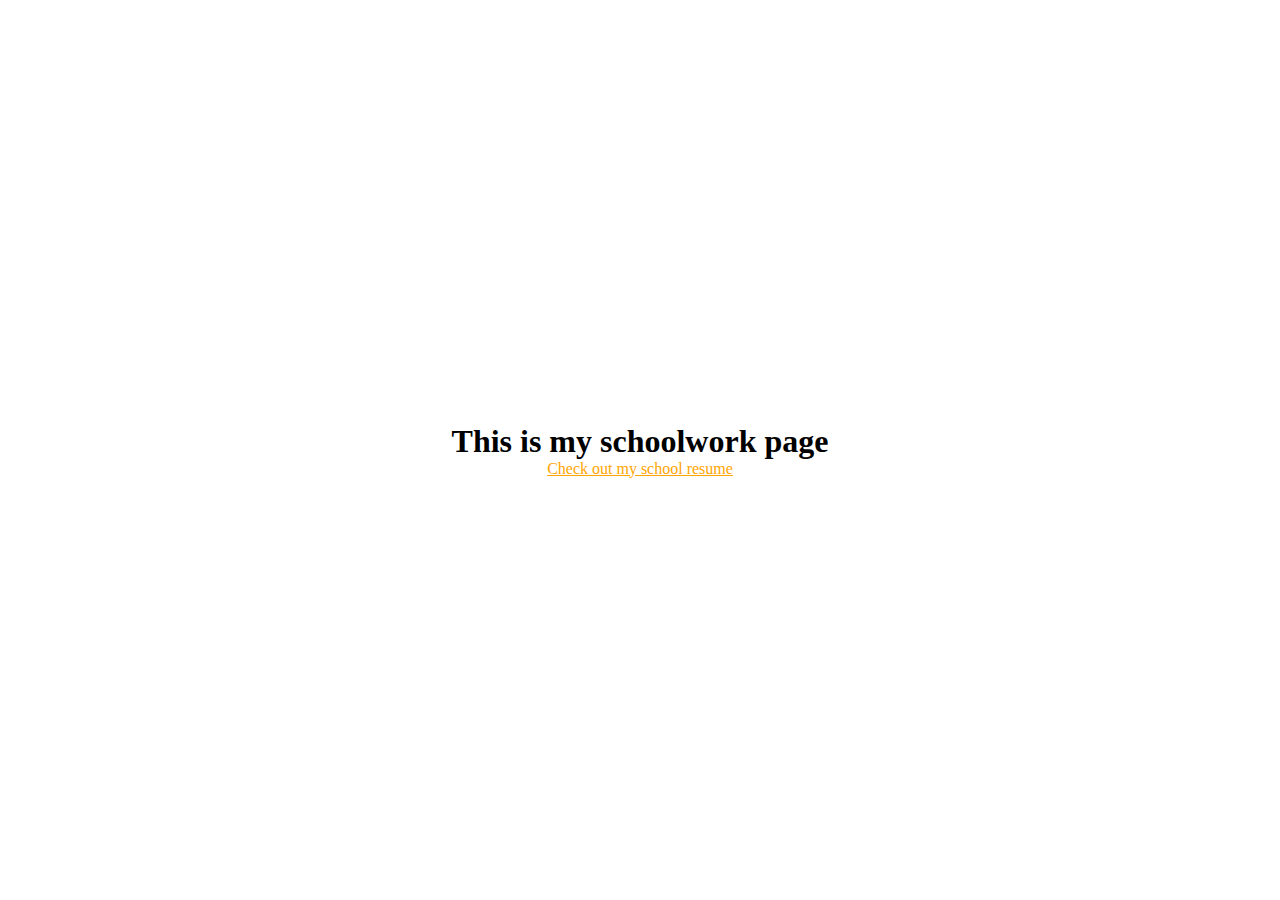
<file: index.html>
<!DOCTYPE html>
<html lang="en">

<head>
    <meta charset="UTF-8" />
    <meta name="viewport" content="width=device-width, initial-scale=1.0" />
    <meta http-equiv="X-UA-Compatible" content="ie=edge" />
    <link rel="shortcut icon" href="https://cdn.elloot.com/icons/favicon.ico" type="image/x-icon" />
    <title>elloot | schoolwork</title>
    <link rel="stylesheet" href="https://cdn.elloot.com/css/global.css">
    <link rel="stylesheet" href="./css/main.css" />
</head>

<body>
    <h1>This is my schoolwork page</h1>
    <a href="./resume">Check out my school resume</a>
</body>

</html>
</file>
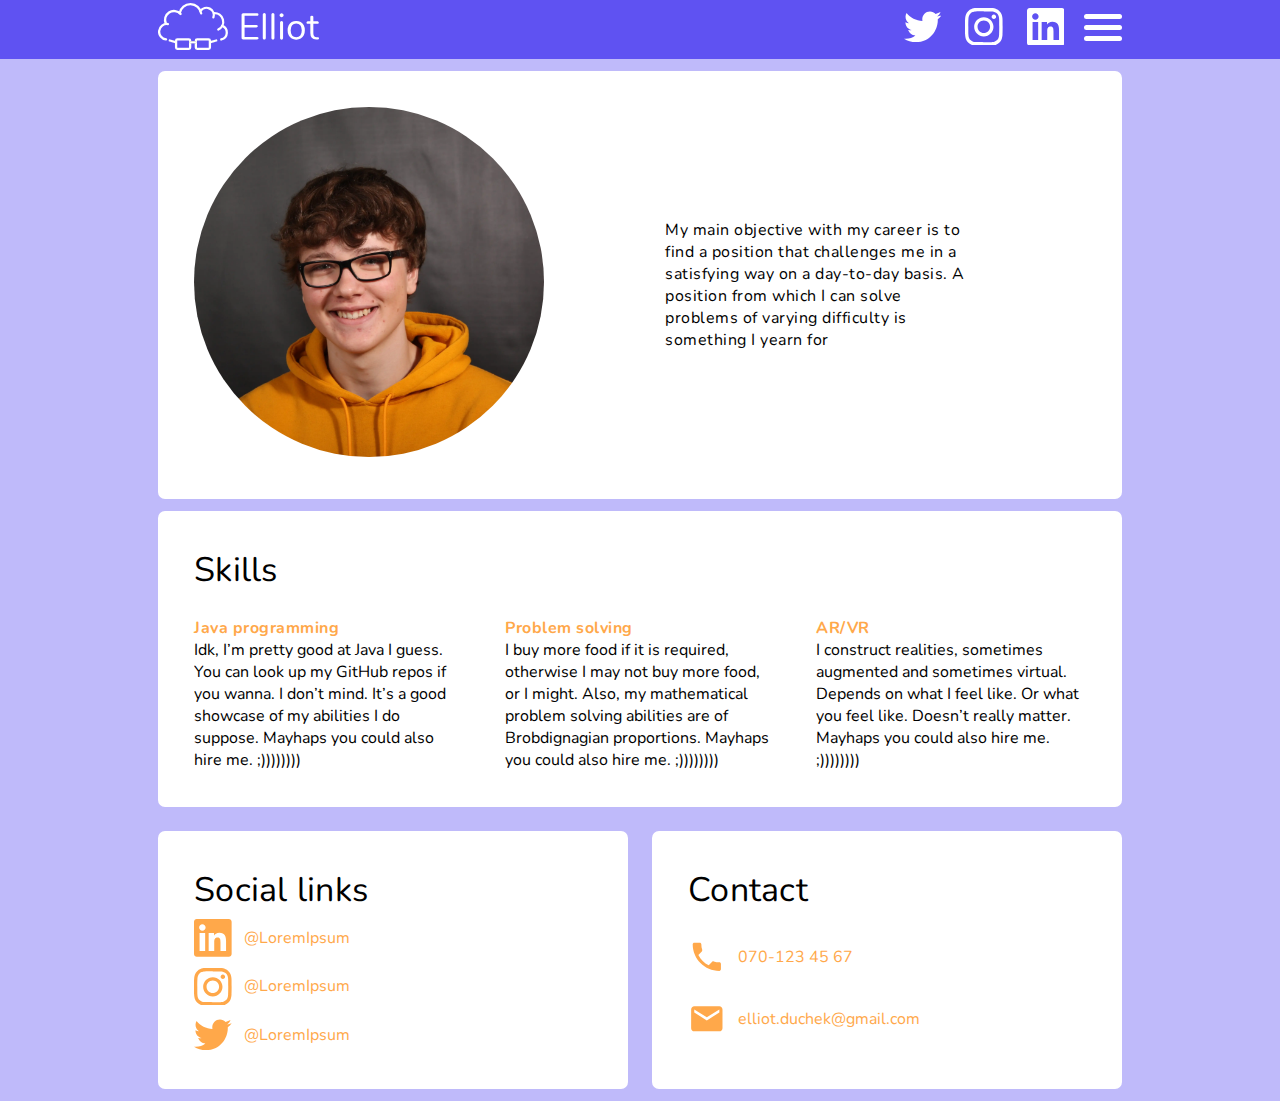
<file: resume/index.html>
<!DOCTYPE html>
<html lang="en">
    <head>
        <meta charset="UTF-8" />
        <meta name="viewport" content="width=device-width, initial-scale=1.0" />
        <meta http-equiv="X-UA-Compatible" content="ie=edge" />
        <meta name="description" content="This is a resume elloot made for school." />
        <link rel="shortcut icon" href="./favicon.ico" type="image/x-icon" />
        <title>Elliot Duchek Resume</title>
        <link rel="stylesheet" href="css/style.css" />
        <link href="https://fonts.googleapis.com/css?family=Nunito&display=swap" rel="stylesheet" />
        <link href="https://fonts.googleapis.com/icon?family=Material+Icons" rel="stylesheet" />
        <script src="./js/main.js" defer></script>
    </head>
    <body>
        <div class="page-wrapper">
            <section class="navigation">
                <div class="navigation-wrapper">
                    <div class="navbar-wrapper">
                        <div class="container">
                            <nav class="navbar">
                                <div class="navbar__logo-wrapper">
                                    <a href="index.html">
                                        <img class="navbar__logo" src="/resume/img/name-logo-white.svg" alt="curly hair with glasses logo" width="161.44869px" />
                                    </a>
                                </div>
                                <div class="navbar__hamburger-social-links-wrapper">
                                    <div class="navbar__social-links">
                                        <a href="https://twitter.com/" class="social-link" target="_blank" rel="noopener">
                                            <svg role="img" viewBox="0 0 24 24" xmlns="http://www.w3.org/2000/svg" width="37.63506px" height="37.63506px">
                                                <title>Twitter icon</title>
                                                <path d="M23.954 4.569c-.885.389-1.83.654-2.825.775 1.014-.611 1.794-1.574 2.163-2.723-.951.555-2.005.959-3.127 1.184-.896-.959-2.173-1.559-3.591-1.559-2.717 0-4.92 2.203-4.92 4.917 0 .39.045.765.127 1.124C7.691 8.094 4.066 6.13 1.64 3.161c-.427.722-.666 1.561-.666 2.475 0 1.71.87 3.213 2.188 4.096-.807-.026-1.566-.248-2.228-.616v.061c0 2.385 1.693 4.374 3.946 4.827-.413.111-.849.171-1.296.171-.314 0-.615-.03-.916-.086.631 1.953 2.445 3.377 4.604 3.417-1.68 1.319-3.809 2.105-6.102 2.105-.39 0-.779-.023-1.17-.067 2.189 1.394 4.768 2.209 7.557 2.209 9.054 0 13.999-7.496 13.999-13.986 0-.209 0-.42-.015-.63.961-.689 1.8-1.56 2.46-2.548l-.047-.02z" />
                                            </svg>
                                        </a>
                                        <a href="https://www.instagram.com/" class="social-link" target="_blank" rel="noopener">
                                            <svg role="img" viewBox="0 0 24 24" xmlns="http://www.w3.org/2000/svg" width="37.63506px" height="37.63506px">
                                                <title>Instagram icon</title>
                                                <path d="M12 0C8.74 0 8.333.015 7.053.072 5.775.132 4.905.333 4.14.63c-.789.306-1.459.717-2.126 1.384S.935 3.35.63 4.14C.333 4.905.131 5.775.072 7.053.012 8.333 0 8.74 0 12s.015 3.667.072 4.947c.06 1.277.261 2.148.558 2.913.306.788.717 1.459 1.384 2.126.667.666 1.336 1.079 2.126 1.384.766.296 1.636.499 2.913.558C8.333 23.988 8.74 24 12 24s3.667-.015 4.947-.072c1.277-.06 2.148-.262 2.913-.558.788-.306 1.459-.718 2.126-1.384.666-.667 1.079-1.335 1.384-2.126.296-.765.499-1.636.558-2.913.06-1.28.072-1.687.072-4.947s-.015-3.667-.072-4.947c-.06-1.277-.262-2.149-.558-2.913-.306-.789-.718-1.459-1.384-2.126C21.319 1.347 20.651.935 19.86.63c-.765-.297-1.636-.499-2.913-.558C15.667.012 15.26 0 12 0zm0 2.16c3.203 0 3.585.016 4.85.071 1.17.055 1.805.249 2.227.415.562.217.96.477 1.382.896.419.42.679.819.896 1.381.164.422.36 1.057.413 2.227.057 1.266.07 1.646.07 4.85s-.015 3.585-.074 4.85c-.061 1.17-.256 1.805-.421 2.227-.224.562-.479.96-.899 1.382-.419.419-.824.679-1.38.896-.42.164-1.065.36-2.235.413-1.274.057-1.649.07-4.859.07-3.211 0-3.586-.015-4.859-.074-1.171-.061-1.816-.256-2.236-.421-.569-.224-.96-.479-1.379-.899-.421-.419-.69-.824-.9-1.38-.165-.42-.359-1.065-.42-2.235-.045-1.26-.061-1.649-.061-4.844 0-3.196.016-3.586.061-4.861.061-1.17.255-1.814.42-2.234.21-.57.479-.96.9-1.381.419-.419.81-.689 1.379-.898.42-.166 1.051-.361 2.221-.421 1.275-.045 1.65-.06 4.859-.06l.045.03zm0 3.678c-3.405 0-6.162 2.76-6.162 6.162 0 3.405 2.76 6.162 6.162 6.162 3.405 0 6.162-2.76 6.162-6.162 0-3.405-2.76-6.162-6.162-6.162zM12 16c-2.21 0-4-1.79-4-4s1.79-4 4-4 4 1.79 4 4-1.79 4-4 4zm7.846-10.405c0 .795-.646 1.44-1.44 1.44-.795 0-1.44-.646-1.44-1.44 0-.794.646-1.439 1.44-1.439.793-.001 1.44.645 1.44 1.439z" />
                                            </svg>
                                        </a>
                                        <a href="https://www.linkedin.com" class="social-link" target="_blank" rel="noopener">
                                            <svg role="img" viewBox="0 0 24 24" xmlns="http://www.w3.org/2000/svg" width="37.63506px" height="37.63506px">
                                                <title>LinkedIn icon</title>
                                                <path d="M20.447 20.452h-3.554v-5.569c0-1.328-.027-3.037-1.852-3.037-1.853 0-2.136 1.445-2.136 2.939v5.667H9.351V9h3.414v1.561h.046c.477-.9 1.637-1.85 3.37-1.85 3.601 0 4.267 2.37 4.267 5.455v6.286zM5.337 7.433c-1.144 0-2.063-.926-2.063-2.065 0-1.138.92-2.063 2.063-2.063 1.14 0 2.064.925 2.064 2.063 0 1.139-.925 2.065-2.064 2.065zm1.782 13.019H3.555V9h3.564v11.452zM22.225 0H1.771C.792 0 0 .774 0 1.729v20.542C0 23.227.792 24 1.771 24h20.451C23.2 24 24 23.227 24 22.271V1.729C24 .774 23.2 0 22.222 0h.003z" />
                                            </svg>
                                        </a>
                                    </div>
                                    <div class="navbar__hamburger-icon" id="hamburger-toggle">
                                        <div class="hamburger-bar top" id="hamburger"></div>
                                        <div class="hamburger-bar mid" id="hamburger"></div>
                                        <div class="hamburger-bar bottom" id="hamburger"></div>
                                    </div>
                                </div>
                            </nav>
                        </div>
                    </div>
                    <div class="menu" id="menu">
                        <div class="menu__container">
                            <a href="portfolio.html" class="menu__link">Portfolio</a>
                            <a href="experience-education.html" class="menu__link">Experience</a>
                            <a href="#contact" class="menu__link">Contact</a>
                        </div>
                    </div>
                </div>
            </section>
            <div class="container">
                <section class="info">
                    <div class="card-wrapper about-me-wrapper" id="aboutMeContainer">
                        <h4 class="card__title aboutMeToWrap" id="aboutMeTitle">About me</h4>
                        <div class="card__image-container" id="aboutMeImage">
                            <div class="card__image-wrapper">
                                <!--<img src="./img/portrait.webp" alt="portrait of Elliot Duchek" class="card__portrait" width="300px" />-->
                                <picture>
                                    <source type="image/webp" srcset="/resume/img/portrait.webp" />
                                    <img src="/resume/img/portrait.jpg" alt="portrait of Elliot Duchek" class="card__portrait" width="300px" />
                                </picture>
                            </div>
                        </div>
                        <p class="card__text aboutMeToWrap" id="aboutMeText">My main objective with my career is to find a position that challenges me in a satisfying way on a day-to-day basis. A position from which I can solve problems of varying difficulty is something I yearn for</p>
                    </div>
                    <div class="card-wrapper">
                        <h4 class="card__title">Skills</h4>
                        <ul class="card__list card__list-skills">
                            <li class="card__skill-wrapper">
                                <span class="card__skill-title" id="skillTitle"><i class="material-icons">arrow_drop_down</i> Java programming</span>
                                <p class="card__skill-info">Idk, I’m pretty good at Java I guess. You can look up my GitHub repos if you wanna. I don’t mind. It’s a good showcase of my abilities I do suppose. Mayhaps you could also hire me. ;))))))))</p>
                            </li>
                            <li class="card__skill-wrapper">
                                <span class="card__skill-title" id="skillTitle"><i class="material-icons">arrow_drop_down</i> Problem solving</span>
                                <p class="card__skill-info">I buy more food if it is required, otherwise I may not buy more food, or I might. Also, my mathematical problem solving abilities are of Brobdignagian proportions. Mayhaps you could also hire me. ;))))))))</p>
                            </li>
                            <li class="card__skill-wrapper">
                                <span class="card__skill-title" id="skillTitle"><i class="material-icons">arrow_drop_down</i> AR/VR</span>
                                <p class="card__skill-info">I construct realities, sometimes augmented and sometimes virtual. Depends on what I feel like. Or what you feel like. Doesn’t really matter. Mayhaps you could also hire me. ;))))))))</p>
                            </li>
                        </ul>
                    </div>
                </section>
                <section class="footer">
                    <div class="footer-wrapper">
                        <div class="card-wrapper">
                            <h4 class="card__title">Social links</h4>
                            <ul class="card__list card__list-social-links">
                                <li>
                                    <a class="social-link" href="https://www.linkedin.com" target="_blank" rel="noopener">
                                        <svg role="img" viewBox="0 0 24 24" xmlns="http://www.w3.org/2000/svg" width="37.63506px" height="37.63506px">
                                            <title>LinkedIn icon</title>
                                            <path d="M20.447 20.452h-3.554v-5.569c0-1.328-.027-3.037-1.852-3.037-1.853 0-2.136 1.445-2.136 2.939v5.667H9.351V9h3.414v1.561h.046c.477-.9 1.637-1.85 3.37-1.85 3.601 0 4.267 2.37 4.267 5.455v6.286zM5.337 7.433c-1.144 0-2.063-.926-2.063-2.065 0-1.138.92-2.063 2.063-2.063 1.14 0 2.064.925 2.064 2.063 0 1.139-.925 2.065-2.064 2.065zm1.782 13.019H3.555V9h3.564v11.452zM22.225 0H1.771C.792 0 0 .774 0 1.729v20.542C0 23.227.792 24 1.771 24h20.451C23.2 24 24 23.227 24 22.271V1.729C24 .774 23.2 0 22.222 0h.003z" />
                                        </svg>
                                        <p>@LoremIpsum</p>
                                    </a>
                                </li>
                                <li>
                                    <a class="social-link" href="https://www.instagram.com/" target="_blank" rel="noopener">
                                        <svg role="img" viewBox="0 0 24 24" xmlns="http://www.w3.org/2000/svg" width="37.63506px" height="37.63506px">
                                            <title>Instagram icon</title>
                                            <path d="M12 0C8.74 0 8.333.015 7.053.072 5.775.132 4.905.333 4.14.63c-.789.306-1.459.717-2.126 1.384S.935 3.35.63 4.14C.333 4.905.131 5.775.072 7.053.012 8.333 0 8.74 0 12s.015 3.667.072 4.947c.06 1.277.261 2.148.558 2.913.306.788.717 1.459 1.384 2.126.667.666 1.336 1.079 2.126 1.384.766.296 1.636.499 2.913.558C8.333 23.988 8.74 24 12 24s3.667-.015 4.947-.072c1.277-.06 2.148-.262 2.913-.558.788-.306 1.459-.718 2.126-1.384.666-.667 1.079-1.335 1.384-2.126.296-.765.499-1.636.558-2.913.06-1.28.072-1.687.072-4.947s-.015-3.667-.072-4.947c-.06-1.277-.262-2.149-.558-2.913-.306-.789-.718-1.459-1.384-2.126C21.319 1.347 20.651.935 19.86.63c-.765-.297-1.636-.499-2.913-.558C15.667.012 15.26 0 12 0zm0 2.16c3.203 0 3.585.016 4.85.071 1.17.055 1.805.249 2.227.415.562.217.96.477 1.382.896.419.42.679.819.896 1.381.164.422.36 1.057.413 2.227.057 1.266.07 1.646.07 4.85s-.015 3.585-.074 4.85c-.061 1.17-.256 1.805-.421 2.227-.224.562-.479.96-.899 1.382-.419.419-.824.679-1.38.896-.42.164-1.065.36-2.235.413-1.274.057-1.649.07-4.859.07-3.211 0-3.586-.015-4.859-.074-1.171-.061-1.816-.256-2.236-.421-.569-.224-.96-.479-1.379-.899-.421-.419-.69-.824-.9-1.38-.165-.42-.359-1.065-.42-2.235-.045-1.26-.061-1.649-.061-4.844 0-3.196.016-3.586.061-4.861.061-1.17.255-1.814.42-2.234.21-.57.479-.96.9-1.381.419-.419.81-.689 1.379-.898.42-.166 1.051-.361 2.221-.421 1.275-.045 1.65-.06 4.859-.06l.045.03zm0 3.678c-3.405 0-6.162 2.76-6.162 6.162 0 3.405 2.76 6.162 6.162 6.162 3.405 0 6.162-2.76 6.162-6.162 0-3.405-2.76-6.162-6.162-6.162zM12 16c-2.21 0-4-1.79-4-4s1.79-4 4-4 4 1.79 4 4-1.79 4-4 4zm7.846-10.405c0 .795-.646 1.44-1.44 1.44-.795 0-1.44-.646-1.44-1.44 0-.794.646-1.439 1.44-1.439.793-.001 1.44.645 1.44 1.439z" />
                                        </svg>
                                        <p>@LoremIpsum</p>
                                    </a>
                                </li>
                                <li>
                                    <a class="social-link" href="https://twitter.com/" target="_blank" rel="noopener">
                                        <svg role="img" viewBox="0 0 24 24" xmlns="http://www.w3.org/2000/svg" width="37.63506px" height="37.63506px">
                                            <title>Twitter icon</title>
                                            <path d="M23.954 4.569c-.885.389-1.83.654-2.825.775 1.014-.611 1.794-1.574 2.163-2.723-.951.555-2.005.959-3.127 1.184-.896-.959-2.173-1.559-3.591-1.559-2.717 0-4.92 2.203-4.92 4.917 0 .39.045.765.127 1.124C7.691 8.094 4.066 6.13 1.64 3.161c-.427.722-.666 1.561-.666 2.475 0 1.71.87 3.213 2.188 4.096-.807-.026-1.566-.248-2.228-.616v.061c0 2.385 1.693 4.374 3.946 4.827-.413.111-.849.171-1.296.171-.314 0-.615-.03-.916-.086.631 1.953 2.445 3.377 4.604 3.417-1.68 1.319-3.809 2.105-6.102 2.105-.39 0-.779-.023-1.17-.067 2.189 1.394 4.768 2.209 7.557 2.209 9.054 0 13.999-7.496 13.999-13.986 0-.209 0-.42-.015-.63.961-.689 1.8-1.56 2.46-2.548l-.047-.02z" />
                                        </svg>
                                        <p>@LoremIpsum</p>
                                    </a>
                                </li>
                            </ul>
                        </div>
                        <div class="card-wrapper" id="contact">
                            <h4 class="card__title">Contact</h4>
                            <ul class="card__list card__list-contact">
                                <li>
                                    <a href="tel:070-123 45 67" class="contact-link">
                                        <svg role="img" xmlns="http://www.w3.org/2000/svg" viewBox="0 0 24 24" width="37.63506px" height="37.63506px">
                                            <title>Phone icon</title>
                                            <path d="M0 0h24v24H0z" fill="none" />
                                            <path d="M6.62 10.79c1.44 2.83 3.76 5.14 6.59 6.59l2.2-2.2c.27-.27.67-.36 1.02-.24 1.12.37 2.33.57 3.57.57.55 0 1 .45 1 1V20c0 .55-.45 1-1 1-9.39 0-17-7.61-17-17 0-.55.45-1 1-1h3.5c.55 0 1 .45 1 1 0 1.25.2 2.45.57 3.57.11.35.03.74-.25 1.02l-2.2 2.2z" />
                                        </svg>
                                        <p class="contact-info">070-123 45 67</p>
                                    </a>
                                </li>
                                <li>
                                    <a href="mailto:elliot.duchek@gmail.com" class="contact-link">
                                        <svg role="img" xmlns="http://www.w3.org/2000/svg" viewBox="0 0 24 24" width="37.63506px" height="37.63506px">
                                            <title>Email icon</title>
                                            <path d="M20 4H4c-1.1 0-1.99.9-1.99 2L2 18c0 1.1.9 2 2 2h16c1.1 0 2-.9 2-2V6c0-1.1-.9-2-2-2zm0 4l-8 5-8-5V6l8 5 8-5v2z" />
                                            <path d="M0 0h24v24H0z" fill="none" />
                                        </svg>
                                        <p class="contact-info">elliot.duchek@gmail.com</p>
                                    </a>
                                </li>
                            </ul>
                        </div>
                    </div>
                </section>
            </div>
        </div>
    </body>
</html>
</file>
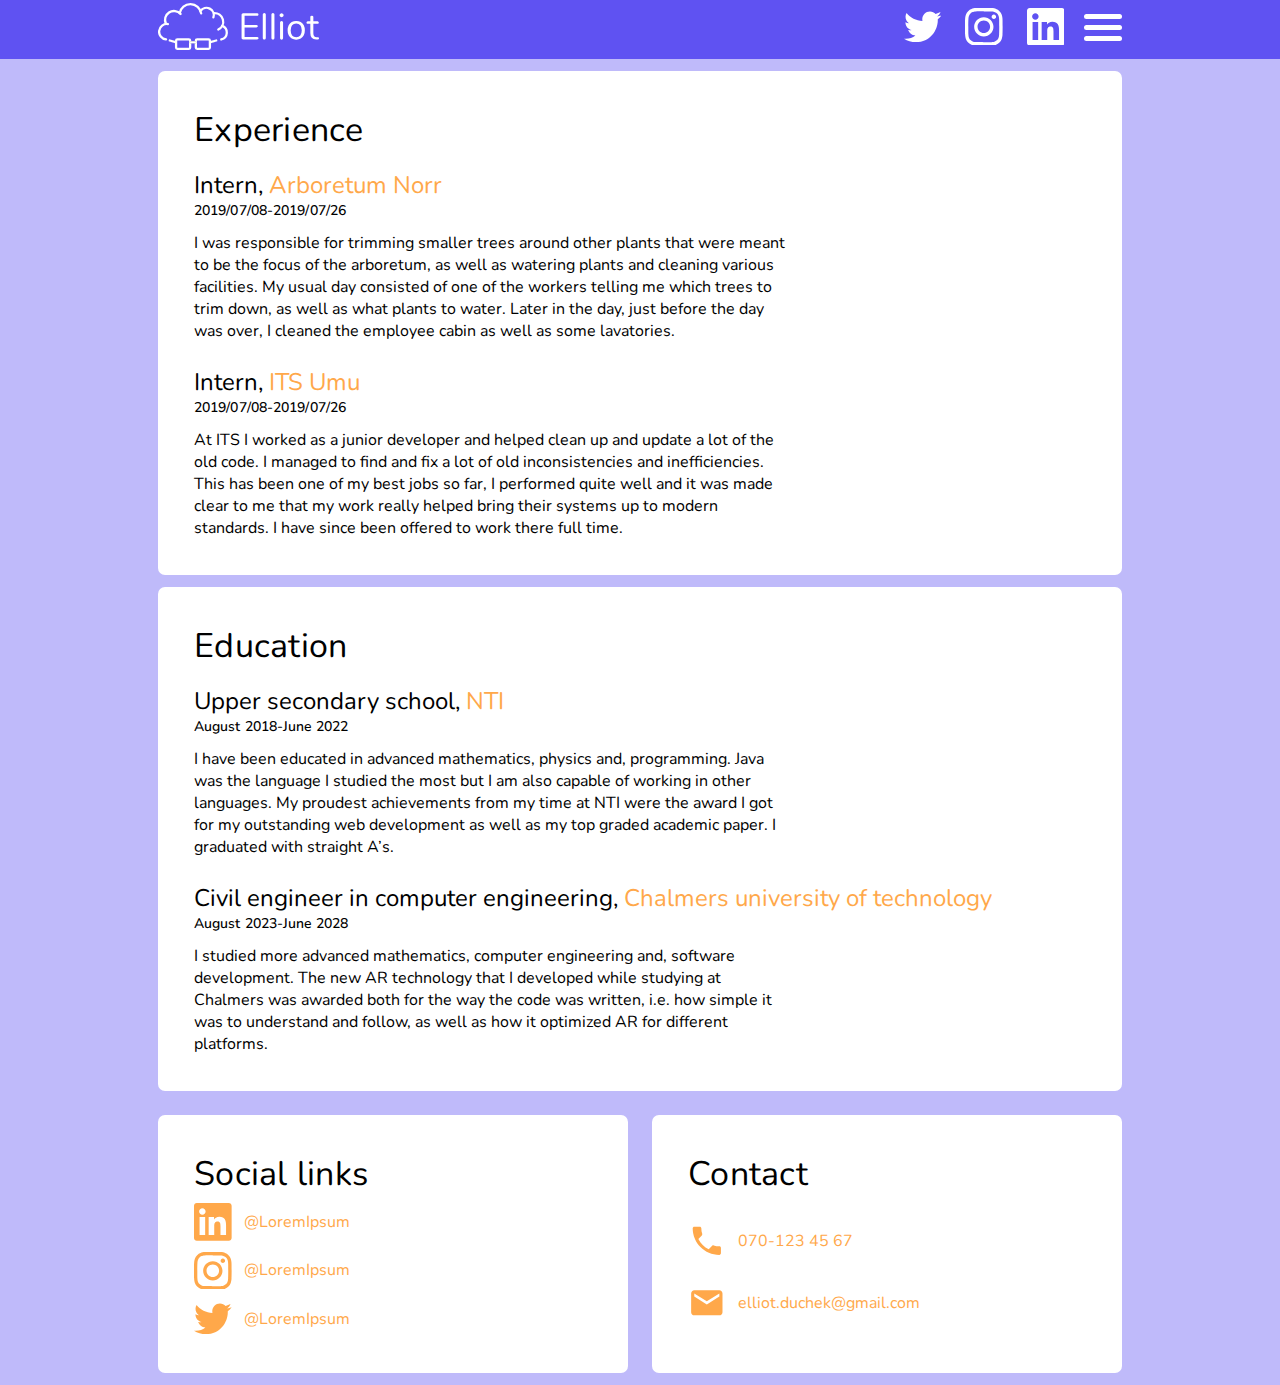
<file: resume/experience-education.html>
<!DOCTYPE html>
<html lang="en">

<head>
    <meta charset="UTF-8" />
    <meta name="viewport" content="width=device-width, initial-scale=1.0" />
    <meta http-equiv="X-UA-Compatible" content="ie=edge" />
    <link rel="shortcut icon" href="/favicon.ico" type="image/x-icon" />
    <title>Elliot Duchek Experience/Education</title>
    <link rel="stylesheet" href="css/style.css" />
    <link href="https://fonts.googleapis.com/css?family=Nunito&display=swap" rel="stylesheet" />
    <script src="js/main.js" defer></script>
</head>

<body>
    <div class="page-wrapper">
        <section class="navigation">
            <div class="navigation-wrapper">
                <div class="navbar-wrapper">
                    <div class="container">
                        <nav class="navbar">
                            <div class="navbar__logo-wrapper">
                                <a href="index.html">
                                    <img class="navbar__logo" src="img/name-logo-white.svg"
                                        alt="curly hair with glasses logo" width="161.44869px" />
                                </a>
                            </div>
                            <div class="navbar__hamburger-social-links-wrapper">
                                <div class="navbar__social-links">
                                    <a href="" class="social-link">
                                        <svg role="img" viewBox="0 0 24 24" xmlns="http://www.w3.org/2000/svg"
                                            width="37.63506px" height="37.63506px">
                                            <title>Twitter icon</title>
                                            <path
                                                d="M23.954 4.569c-.885.389-1.83.654-2.825.775 1.014-.611 1.794-1.574 2.163-2.723-.951.555-2.005.959-3.127 1.184-.896-.959-2.173-1.559-3.591-1.559-2.717 0-4.92 2.203-4.92 4.917 0 .39.045.765.127 1.124C7.691 8.094 4.066 6.13 1.64 3.161c-.427.722-.666 1.561-.666 2.475 0 1.71.87 3.213 2.188 4.096-.807-.026-1.566-.248-2.228-.616v.061c0 2.385 1.693 4.374 3.946 4.827-.413.111-.849.171-1.296.171-.314 0-.615-.03-.916-.086.631 1.953 2.445 3.377 4.604 3.417-1.68 1.319-3.809 2.105-6.102 2.105-.39 0-.779-.023-1.17-.067 2.189 1.394 4.768 2.209 7.557 2.209 9.054 0 13.999-7.496 13.999-13.986 0-.209 0-.42-.015-.63.961-.689 1.8-1.56 2.46-2.548l-.047-.02z" />
                                        </svg>
                                    </a>
                                    <a href="" class="social-link">
                                        <svg role="img" viewBox="0 0 24 24" xmlns="http://www.w3.org/2000/svg"
                                            width="37.63506px" height="37.63506px">
                                            <title>Instagram icon</title>
                                            <path
                                                d="M12 0C8.74 0 8.333.015 7.053.072 5.775.132 4.905.333 4.14.63c-.789.306-1.459.717-2.126 1.384S.935 3.35.63 4.14C.333 4.905.131 5.775.072 7.053.012 8.333 0 8.74 0 12s.015 3.667.072 4.947c.06 1.277.261 2.148.558 2.913.306.788.717 1.459 1.384 2.126.667.666 1.336 1.079 2.126 1.384.766.296 1.636.499 2.913.558C8.333 23.988 8.74 24 12 24s3.667-.015 4.947-.072c1.277-.06 2.148-.262 2.913-.558.788-.306 1.459-.718 2.126-1.384.666-.667 1.079-1.335 1.384-2.126.296-.765.499-1.636.558-2.913.06-1.28.072-1.687.072-4.947s-.015-3.667-.072-4.947c-.06-1.277-.262-2.149-.558-2.913-.306-.789-.718-1.459-1.384-2.126C21.319 1.347 20.651.935 19.86.63c-.765-.297-1.636-.499-2.913-.558C15.667.012 15.26 0 12 0zm0 2.16c3.203 0 3.585.016 4.85.071 1.17.055 1.805.249 2.227.415.562.217.96.477 1.382.896.419.42.679.819.896 1.381.164.422.36 1.057.413 2.227.057 1.266.07 1.646.07 4.85s-.015 3.585-.074 4.85c-.061 1.17-.256 1.805-.421 2.227-.224.562-.479.96-.899 1.382-.419.419-.824.679-1.38.896-.42.164-1.065.36-2.235.413-1.274.057-1.649.07-4.859.07-3.211 0-3.586-.015-4.859-.074-1.171-.061-1.816-.256-2.236-.421-.569-.224-.96-.479-1.379-.899-.421-.419-.69-.824-.9-1.38-.165-.42-.359-1.065-.42-2.235-.045-1.26-.061-1.649-.061-4.844 0-3.196.016-3.586.061-4.861.061-1.17.255-1.814.42-2.234.21-.57.479-.96.9-1.381.419-.419.81-.689 1.379-.898.42-.166 1.051-.361 2.221-.421 1.275-.045 1.65-.06 4.859-.06l.045.03zm0 3.678c-3.405 0-6.162 2.76-6.162 6.162 0 3.405 2.76 6.162 6.162 6.162 3.405 0 6.162-2.76 6.162-6.162 0-3.405-2.76-6.162-6.162-6.162zM12 16c-2.21 0-4-1.79-4-4s1.79-4 4-4 4 1.79 4 4-1.79 4-4 4zm7.846-10.405c0 .795-.646 1.44-1.44 1.44-.795 0-1.44-.646-1.44-1.44 0-.794.646-1.439 1.44-1.439.793-.001 1.44.645 1.44 1.439z" />
                                        </svg>
                                    </a>
                                    <a href="" class="social-link">
                                        <svg role="img" viewBox="0 0 24 24" xmlns="http://www.w3.org/2000/svg"
                                            width="37.63506px" height="37.63506px">
                                            <title>LinkedIn icon</title>
                                            <path
                                                d="M20.447 20.452h-3.554v-5.569c0-1.328-.027-3.037-1.852-3.037-1.853 0-2.136 1.445-2.136 2.939v5.667H9.351V9h3.414v1.561h.046c.477-.9 1.637-1.85 3.37-1.85 3.601 0 4.267 2.37 4.267 5.455v6.286zM5.337 7.433c-1.144 0-2.063-.926-2.063-2.065 0-1.138.92-2.063 2.063-2.063 1.14 0 2.064.925 2.064 2.063 0 1.139-.925 2.065-2.064 2.065zm1.782 13.019H3.555V9h3.564v11.452zM22.225 0H1.771C.792 0 0 .774 0 1.729v20.542C0 23.227.792 24 1.771 24h20.451C23.2 24 24 23.227 24 22.271V1.729C24 .774 23.2 0 22.222 0h.003z" />
                                        </svg>
                                    </a>
                                </div>
                                <div class="navbar__hamburger-icon" id="hamburger-toggle">
                                    <div class="hamburger-bar top" id="hamburger"></div>
                                    <div class="hamburger-bar mid" id="hamburger"></div>
                                    <div class="hamburger-bar bottom" id="hamburger"></div>
                                </div>
                            </div>
                        </nav>
                    </div>
                </div>
                <div class="menu" id="menu">
                    <div class="menu__container">
                        <a href="portfolio.html" class="menu__link">Portfolio</a>
                        <a href="experience-education.html" class="menu__link">Experience</a>
                        <a href="#contact" class="menu__link">Contact</a>
                    </div>
                </div>
            </div>
        </section>
        <div class="container">
            <div class="card-wrapper">
                <h4 class="card__title">Experience</h4>
                <ul class="card__list card__list-exp-edu">
                    <li>
                        <h5 class="card__exp-edu-title">Intern, <span class="highlighted-text">Arboretum Norr</span>
                        </h5>
                        <span class="card__duration-text">2019/07/08-2019/07/26</span>
                        <p class="card__exp-edu-text">I was responsible for trimming smaller trees around other plants
                            that were meant to be the focus of the arboretum, as well as watering plants and cleaning
                            various facilities. My usual day consisted of one of the workers telling me which trees to
                            trim down, as well as what plants to water. Later in the day, just before the day was over,
                            I cleaned the employee cabin as well as some lavatories.</p>
                    </li>
                    <li>
                        <h5 class="card__exp-edu-title">Intern, <span class="highlighted-text">ITS Umu</span></h5>
                        <span class="card__duration-text">2019/07/08-2019/07/26</span>
                        <p class="card__exp-edu-text">At ITS I worked as a junior developer and helped clean up and
                            update a lot of the old code. I managed to find and fix a lot of old inconsistencies and
                            inefficiencies. This has been one of my best jobs so far, I performed quite well and it was
                            made clear to me that my work really helped bring their systems up to modern standards. I
                            have since been offered to work there full time.</p>
                    </li>
                </ul>
            </div>
            <div class="card-wrapper">
                <h4 class="card__title">Education</h4>
                <ul class="card__list card__list-exp-edu">
                    <li>
                        <h5 class="card__exp-edu-title">Upper secondary school, <span
                                class="highlighted-text">NTI</span></h5>
                        <span class="card__duration-text">August 2018-June 2022</span>
                        <p class="card__exp-edu-text">I have been educated in advanced mathematics, physics and,
                            programming. Java was the language I studied the most but I am also capable of working in
                            other languages. My proudest achievements from my time at NTI were the award I got for my
                            outstanding web development as well as my top graded academic paper. I graduated with
                            straight A’s.</p>
                    </li>
                    <li>
                        <h5 class="card__exp-edu-title">Civil engineer in computer engineering, <span
                                class="highlighted-text">Chalmers university of technology</span></h5>
                        <span class="card__duration-text">August 2023-June 2028</span>
                        <p class="card__exp-edu-text">I studied more advanced mathematics, computer engineering and,
                            software development. The new AR technology that I developed while studying at Chalmers was
                            awarded both for the way the code was written, i.e. how simple it was to understand and
                            follow, as well as how it optimized AR for different platforms.</p>
                    </li>
                </ul>
            </div>
            <section class="footer">
                <div class="footer-wrapper">
                    <div class="card-wrapper">
                        <h4 class="card__title">Social links</h4>
                        <ul class="card__list card__list-social-links">
                            <li>
                                <a class="social-link" href="">
                                    <svg role="img" viewBox="0 0 24 24" xmlns="http://www.w3.org/2000/svg"
                                        width="37.63506px" height="37.63506px">
                                        <title>LinkedIn icon</title>
                                        <path
                                            d="M20.447 20.452h-3.554v-5.569c0-1.328-.027-3.037-1.852-3.037-1.853 0-2.136 1.445-2.136 2.939v5.667H9.351V9h3.414v1.561h.046c.477-.9 1.637-1.85 3.37-1.85 3.601 0 4.267 2.37 4.267 5.455v6.286zM5.337 7.433c-1.144 0-2.063-.926-2.063-2.065 0-1.138.92-2.063 2.063-2.063 1.14 0 2.064.925 2.064 2.063 0 1.139-.925 2.065-2.064 2.065zm1.782 13.019H3.555V9h3.564v11.452zM22.225 0H1.771C.792 0 0 .774 0 1.729v20.542C0 23.227.792 24 1.771 24h20.451C23.2 24 24 23.227 24 22.271V1.729C24 .774 23.2 0 22.222 0h.003z" />
                                    </svg>
                                    <p>@LoremIpsum</p>
                                </a>
                            </li>
                            <li>
                                <a class="social-link" href="">
                                    <svg role="img" viewBox="0 0 24 24" xmlns="http://www.w3.org/2000/svg"
                                        width="37.63506px" height="37.63506px">
                                        <title>Instagram icon</title>
                                        <path
                                            d="M12 0C8.74 0 8.333.015 7.053.072 5.775.132 4.905.333 4.14.63c-.789.306-1.459.717-2.126 1.384S.935 3.35.63 4.14C.333 4.905.131 5.775.072 7.053.012 8.333 0 8.74 0 12s.015 3.667.072 4.947c.06 1.277.261 2.148.558 2.913.306.788.717 1.459 1.384 2.126.667.666 1.336 1.079 2.126 1.384.766.296 1.636.499 2.913.558C8.333 23.988 8.74 24 12 24s3.667-.015 4.947-.072c1.277-.06 2.148-.262 2.913-.558.788-.306 1.459-.718 2.126-1.384.666-.667 1.079-1.335 1.384-2.126.296-.765.499-1.636.558-2.913.06-1.28.072-1.687.072-4.947s-.015-3.667-.072-4.947c-.06-1.277-.262-2.149-.558-2.913-.306-.789-.718-1.459-1.384-2.126C21.319 1.347 20.651.935 19.86.63c-.765-.297-1.636-.499-2.913-.558C15.667.012 15.26 0 12 0zm0 2.16c3.203 0 3.585.016 4.85.071 1.17.055 1.805.249 2.227.415.562.217.96.477 1.382.896.419.42.679.819.896 1.381.164.422.36 1.057.413 2.227.057 1.266.07 1.646.07 4.85s-.015 3.585-.074 4.85c-.061 1.17-.256 1.805-.421 2.227-.224.562-.479.96-.899 1.382-.419.419-.824.679-1.38.896-.42.164-1.065.36-2.235.413-1.274.057-1.649.07-4.859.07-3.211 0-3.586-.015-4.859-.074-1.171-.061-1.816-.256-2.236-.421-.569-.224-.96-.479-1.379-.899-.421-.419-.69-.824-.9-1.38-.165-.42-.359-1.065-.42-2.235-.045-1.26-.061-1.649-.061-4.844 0-3.196.016-3.586.061-4.861.061-1.17.255-1.814.42-2.234.21-.57.479-.96.9-1.381.419-.419.81-.689 1.379-.898.42-.166 1.051-.361 2.221-.421 1.275-.045 1.65-.06 4.859-.06l.045.03zm0 3.678c-3.405 0-6.162 2.76-6.162 6.162 0 3.405 2.76 6.162 6.162 6.162 3.405 0 6.162-2.76 6.162-6.162 0-3.405-2.76-6.162-6.162-6.162zM12 16c-2.21 0-4-1.79-4-4s1.79-4 4-4 4 1.79 4 4-1.79 4-4 4zm7.846-10.405c0 .795-.646 1.44-1.44 1.44-.795 0-1.44-.646-1.44-1.44 0-.794.646-1.439 1.44-1.439.793-.001 1.44.645 1.44 1.439z" />
                                    </svg>
                                    <p>@LoremIpsum</p>
                                </a>
                            </li>
                            <li>
                                <a class="social-link" href="">
                                    <svg role="img" viewBox="0 0 24 24" xmlns="http://www.w3.org/2000/svg"
                                        width="37.63506px" height="37.63506px">
                                        <title>Twitter icon</title>
                                        <path
                                            d="M23.954 4.569c-.885.389-1.83.654-2.825.775 1.014-.611 1.794-1.574 2.163-2.723-.951.555-2.005.959-3.127 1.184-.896-.959-2.173-1.559-3.591-1.559-2.717 0-4.92 2.203-4.92 4.917 0 .39.045.765.127 1.124C7.691 8.094 4.066 6.13 1.64 3.161c-.427.722-.666 1.561-.666 2.475 0 1.71.87 3.213 2.188 4.096-.807-.026-1.566-.248-2.228-.616v.061c0 2.385 1.693 4.374 3.946 4.827-.413.111-.849.171-1.296.171-.314 0-.615-.03-.916-.086.631 1.953 2.445 3.377 4.604 3.417-1.68 1.319-3.809 2.105-6.102 2.105-.39 0-.779-.023-1.17-.067 2.189 1.394 4.768 2.209 7.557 2.209 9.054 0 13.999-7.496 13.999-13.986 0-.209 0-.42-.015-.63.961-.689 1.8-1.56 2.46-2.548l-.047-.02z" />
                                    </svg>
                                    <p>@LoremIpsum</p>
                                </a>
                            </li>
                        </ul>
                    </div>
                    <div class="card-wrapper" id="contact">
                        <h4 class="card__title">Contact</h4>
                        <ul class="card__list card__list-contact">
                            <li>
                                <a href="tel:070-123 45 67" class="contact-link">
                                    <svg role="img" xmlns="http://www.w3.org/2000/svg" viewBox="0 0 24 24"
                                        width="37.63506px" height="37.63506px">
                                        <title>Phone icon</title>
                                        <path d="M0 0h24v24H0z" fill="none" />
                                        <path
                                            d="M6.62 10.79c1.44 2.83 3.76 5.14 6.59 6.59l2.2-2.2c.27-.27.67-.36 1.02-.24 1.12.37 2.33.57 3.57.57.55 0 1 .45 1 1V20c0 .55-.45 1-1 1-9.39 0-17-7.61-17-17 0-.55.45-1 1-1h3.5c.55 0 1 .45 1 1 0 1.25.2 2.45.57 3.57.11.35.03.74-.25 1.02l-2.2 2.2z" />
                                    </svg>
                                    <p class="contact-info">070-123 45 67</p>
                                </a>
                            </li>
                            <li>
                                <a href="mailto:elliot.duchek@gmail.com" class="contact-link">
                                    <svg role="img" xmlns="http://www.w3.org/2000/svg" viewBox="0 0 24 24"
                                        width="37.63506px" height="37.63506px">
                                        <title>Email icon</title>
                                        <path
                                            d="M20 4H4c-1.1 0-1.99.9-1.99 2L2 18c0 1.1.9 2 2 2h16c1.1 0 2-.9 2-2V6c0-1.1-.9-2-2-2zm0 4l-8 5-8-5V6l8 5 8-5v2z" />
                                        <path d="M0 0h24v24H0z" fill="none" />
                                    </svg>
                                    <p class="contact-info">elliot.duchek@gmail.com</p>
                                </a>
                            </li>
                        </ul>
                    </div>
                </div>
            </section>
        </div>
    </div>
</body>

</html>
</file>
<file: css/main.css>
* {
  padding: 0;
  margin: 0;
  -webkit-box-sizing: border-box;
          box-sizing: border-box;
}

body {
  min-height: 100vh;
  display: -webkit-box;
  display: -ms-flexbox;
  display: flex;
  -webkit-box-orient: vertical;
  -webkit-box-direction: normal;
      -ms-flex-direction: column;
          flex-direction: column;
  -webkit-box-pack: center;
      -ms-flex-pack: center;
          justify-content: center;
  -webkit-box-align: center;
      -ms-flex-align: center;
          align-items: center;
}

a {
  color: orange;
}
/*# sourceMappingURL=main.css.map */
</file>
<file: resume/css/style.css>
* {
  margin: 0;
  padding: 0;
  -webkit-box-sizing: border-box;
          box-sizing: border-box;
}

body {
  font-family: Nunito;
  background: #bfbafa;
}

a {
  text-decoration: none;
}

.container {
  width: 100%;
  margin: 0 auto;
  padding: 0 12px;
  max-width: 576px;
}

.navigation-wrapper {
  z-index: 1;
  position: relative;
}

.navbar-wrapper {
  background: #5f52f2;
}

.navbar {
  display: -webkit-box;
  display: -ms-flexbox;
  display: flex;
  -webkit-box-pack: justify;
      -ms-flex-pack: justify;
          justify-content: space-between;
  -webkit-box-align: center;
      -ms-flex-align: center;
          align-items: center;
  padding: 3px 0;
  z-index: 1;
}

.navbar .navbar__logo {
  width: 100%;
  height: 100%;
}

.navbar .navbar__logo-wrapper {
  width: 161.44869px;
}

.navbar .navbar__social-links {
  display: none;
}

.navbar .navbar__social-links .social-link {
  margin-right: 20px;
}

.navbar .navbar__hamburger-icon {
  height: 37.63506px;
  cursor: pointer;
}

.navbar .navbar__hamburger-icon .hamburger-bar {
  height: 5px;
  background: white;
  width: 37.63506px;
  margin-top: 6px;
  border-radius: 1000px;
}

.navbar .navbar__hamburger-icon .top,
.navbar .navbar__hamburger-icon .mid,
.navbar .navbar__hamburger-icon .bottom {
  -webkit-transition: all 0.25s cubic-bezier(0.68, -0.55, 0.27, 1.55);
  transition: all 0.25s cubic-bezier(0.68, -0.55, 0.27, 1.55);
}

.navbar .navbar__hamburger-icon--cross .top {
  -webkit-transform-origin: center;
          transform-origin: center;
  -webkit-transform: translate(0, 220%) rotate(-45deg);
          transform: translate(0, 220%) rotate(-45deg);
}

.navbar .navbar__hamburger-icon--cross .bottom {
  -webkit-transform-origin: center;
          transform-origin: center;
  -webkit-transform: translate(0, -220%) rotate(45deg);
          transform: translate(0, -220%) rotate(45deg);
}

.navbar .navbar__hamburger-icon--cross .mid {
  opacity: 0;
}

.navbar .navbar__hamburger-social-links-wrapper {
  display: -webkit-box;
  display: -ms-flexbox;
  display: flex;
}

.menu {
  background: white;
  -webkit-box-shadow: 0px 4px 5px 3px rgba(0, 0, 0, 0.25);
          box-shadow: 0px 4px 5px 3px rgba(0, 0, 0, 0.25);
  border-radius: 0 0 5px 5px;
  position: absolute;
  -webkit-transform: translateY(-150%) translateX(-50%);
          transform: translateY(-150%) translateX(-50%);
  -webkit-transition: all 0.5s cubic-bezier(0.6, -0.48, 0.34, 1.45);
  transition: all 0.5s cubic-bezier(0.6, -0.48, 0.34, 1.45);
  left: 50%;
  z-index: -1;
  width: 100%;
}

.menu .menu__container {
  padding: 10px 0;
  display: -webkit-box;
  display: -ms-flexbox;
  display: flex;
  -webkit-box-orient: vertical;
  -webkit-box-direction: normal;
      -ms-flex-direction: column;
          flex-direction: column;
  -webkit-box-align: center;
      -ms-flex-align: center;
          align-items: center;
}

.menu .menu__container .menu__link {
  font-size: 24px;
  letter-spacing: 0;
  color: black;
  position: relative;
  /*border-bottom: 2px solid orange;*/
}

.menu .menu__container .menu__link:not(:first-child) {
  padding-top: 3px;
}

.menu .menu__container .menu__link::after {
  content: "";
  position: absolute;
  width: 0;
  -webkit-transition: width 0.3s cubic-bezier(0.18, 0.89, 0.32, 1.28);
  transition: width 0.3s cubic-bezier(0.18, 0.89, 0.32, 1.28);
  height: 2px;
  background-color: orange;
  z-index: 1;
  bottom: 0;
  left: 50%;
  -webkit-transform: translateX(-50%);
          transform: translateX(-50%);
}

.menu .menu__container .menu__link:hover::after {
  width: 80%;
}

.menu--show {
  -webkit-transform: translateY(0) translateX(-50%);
          transform: translateY(0) translateX(-50%);
}

.social-link svg {
  fill: white;
  height: 37.63506px;
}

.card-wrapper {
  padding: 24px;
  background: white;
  border-radius: 7px;
  margin: 12px 0;
}

.card-wrapper .card__title {
  font-size: 34px;
  letter-spacing: 0.25px;
  font-weight: normal;
}

.card-wrapper .card__text {
  font-size: 16px;
  letter-spacing: 0.5px;
}

.card-wrapper .card__image-container {
  width: 100%;
  height: 100%;
  display: -webkit-box;
  display: -ms-flexbox;
  display: flex;
  -webkit-box-pack: center;
      -ms-flex-pack: center;
          justify-content: center;
}

.card-wrapper .card__image-container .card__image-wrapper {
  height: 100%;
  max-width: 300px;
}

.card-wrapper .card__image-container .card__image-wrapper picture img {
  width: 100%;
  height: 100%;
  border-radius: 50%;
}

.card-wrapper .card__list {
  height: 90px;
  display: -webkit-box;
  display: -ms-flexbox;
  display: flex;
  -webkit-box-orient: vertical;
  -webkit-box-direction: normal;
      -ms-flex-direction: column;
          flex-direction: column;
  -webkit-box-pack: justify;
      -ms-flex-pack: justify;
          justify-content: space-between;
}

.card-wrapper .card__list li {
  list-style: none;
}

.card-wrapper .card__list li:first-child {
  margin-top: 6px;
}

.card-wrapper .card__list li .contact-link {
  display: -webkit-box;
  display: -ms-flexbox;
  display: flex;
  -webkit-box-orient: horizontal;
  -webkit-box-direction: normal;
      -ms-flex-direction: row;
          flex-direction: row;
  -webkit-box-align: center;
      -ms-flex-align: center;
          align-items: center;
}

.card-wrapper .card__list li .contact-link svg {
  fill: #ffa84a;
  height: 37.63506px;
}

.card-wrapper .card__list li .contact-link .contact-info {
  color: #ffa84a;
  margin-left: 12px;
}

.card-wrapper .card__list li .social-link {
  display: -webkit-box;
  display: -ms-flexbox;
  display: flex;
  -webkit-box-orient: horizontal;
  -webkit-box-direction: normal;
      -ms-flex-direction: row;
          flex-direction: row;
  -webkit-box-align: center;
      -ms-flex-align: center;
          align-items: center;
}

.card-wrapper .card__list li .social-link svg {
  fill: #ffa84a;
}

.card-wrapper .card__list li .social-link p {
  color: #ffa84a;
  margin-left: 12px;
}

.card-wrapper .card__list li .card__exp-edu-title {
  font-size: 24px;
  letter-spacing: 0;
  font-weight: normal;
}

.card-wrapper .card__list li .card__duration-text {
  font-size: 14px;
  letter-spacing: 0.1px;
  font-weight: 550;
}

.card-wrapper .card__list-social-links {
  height: 140px;
}

.card-wrapper .card__list-contact {
  display: -webkit-box;
  display: -ms-flexbox;
  display: flex;
  -webkit-box-orient: vertical;
  -webkit-box-direction: normal;
      -ms-flex-direction: column;
          flex-direction: column;
  -webkit-box-pack: space-evenly;
      -ms-flex-pack: space-evenly;
          justify-content: space-evenly;
}

.card-wrapper .card__list-contact li {
  margin-top: 6px;
}

.card-wrapper .card__list-skills {
  height: inherit;
}

.card-wrapper .card__list-skills .card__skill-wrapper:not(:last-child) {
  margin-bottom: 12px;
}

.card-wrapper .card__list-skills .card__skill-wrapper .card__skill-title {
  font-size: 16px;
  letter-spacing: 0.5px;
  color: #ffa84a;
  cursor: pointer;
  display: -webkit-box;
  display: -ms-flexbox;
  display: flex;
  -webkit-box-align: center;
      -ms-flex-align: center;
          align-items: center;
}

.card-wrapper .card__list-skills .card__skill-wrapper .card__skill-title i {
  -webkit-transition: all 0.4s cubic-bezier(0.6, -0.48, 0.34, 1.45);
  transition: all 0.4s cubic-bezier(0.6, -0.48, 0.34, 1.45);
}

.card-wrapper .card__list-skills .card__skill-wrapper .card__skill-title .flip-arrow {
  -webkit-transform: rotate(-180deg);
          transform: rotate(-180deg);
}

.card-wrapper .card__list-skills .card__skill-wrapper .card__skill-info {
  margin: 0 24px;
  max-height: 0;
  overflow: hidden;
  -webkit-transition: max-height 0.3s ease-in-out;
  transition: max-height 0.3s ease-in-out;
}

.card-wrapper .card__list-skills .card__skill-wrapper .card__skill-info--show {
  max-height: 200px !important;
  overflow: auto;
}

.card-wrapper .card__list-exp-edu {
  height: inherit;
}

.card-wrapper .card__list-exp-edu li {
  display: -webkit-box;
  display: -ms-flexbox;
  display: flex;
  -webkit-box-orient: vertical;
  -webkit-box-direction: normal;
      -ms-flex-direction: column;
          flex-direction: column;
}

.card-wrapper .card__list-exp-edu li:not(:last-child) {
  margin: 16px 0 24px 0;
}

.card-wrapper .card__list-exp-edu li .card__exp-edu-text {
  margin-top: 12px;
  display: inline-block;
  max-width: 600px;
}

.highlighted-text {
  color: #ffa84a !important;
}

@media only screen and (min-width: 576px) {
  .container {
    max-width: 673px;
  }
}

@media only screen and (min-width: 768px) {
  .navbar .navbar__social-links {
    display: block;
  }
  .card__image-wrapper {
    max-width: 350px !important;
  }
}

/*THIS WILL BE THE DESKTOP BREAKPOINT*/
@media only screen and (min-width: 992px) {
  .container {
    width: 96%;
    max-width: 988px;
  }
  .about-me-wrapper {
    display: -webkit-box;
    display: -ms-flexbox;
    display: flex;
    -webkit-box-align: center;
        -ms-flex-align: center;
            align-items: center;
  }
  .about-me-wrapper .card__image-container {
    width: inherit;
  }
  .about-me-wrapper .text-title-container {
    width: 300px;
    margin: 0 auto;
  }
  .footer-wrapper {
    display: -webkit-box;
    display: -ms-flexbox;
    display: flex;
    -webkit-box-orient: horizontal;
    -webkit-box-direction: normal;
        -ms-flex-direction: row;
            flex-direction: row;
    -webkit-box-pack: justify;
        -ms-flex-pack: justify;
            justify-content: space-between;
  }
  .footer-wrapper .card-wrapper {
    width: calc(50% - 12px);
  }
  .card-wrapper {
    padding: 36px;
  }
  .card-wrapper .card__list-skills {
    display: -webkit-box;
    display: -ms-flexbox;
    display: flex;
    -webkit-box-orient: horizontal;
    -webkit-box-direction: normal;
        -ms-flex-direction: row;
            flex-direction: row;
    -webkit-box-pack: justify;
        -ms-flex-pack: justify;
            justify-content: space-between;
    margin-top: 24px;
    height: inherit;
  }
  .card-wrapper .card__list-skills li:first-child {
    margin-top: 0;
  }
  .card-wrapper .card__list-skills .card__skill-wrapper {
    width: 270px;
  }
  .card-wrapper .card__list-skills .card__skill-wrapper:not(:last-child) {
    margin-bottom: 0;
  }
  .card-wrapper .card__list-skills .card__skill-wrapper .card__skill-title {
    font-weight: bold;
    cursor: auto;
  }
  .card-wrapper .card__list-skills .card__skill-wrapper .card__skill-title i {
    display: none;
  }
  .card-wrapper .card__list-skills .card__skill-wrapper .card__skill-info {
    margin: 0;
    display: block;
    max-height: 900px;
  }
  .card-wrapper .card__list-contact {
    height: 80%;
  }
  .card-wrapper .card__list-contact li {
    margin-top: 0;
  }
  .card-wrapper .card__list-contact li:first-child {
    margin-top: 0;
  }
}
/*# sourceMappingURL=style.css.map */
</file>
